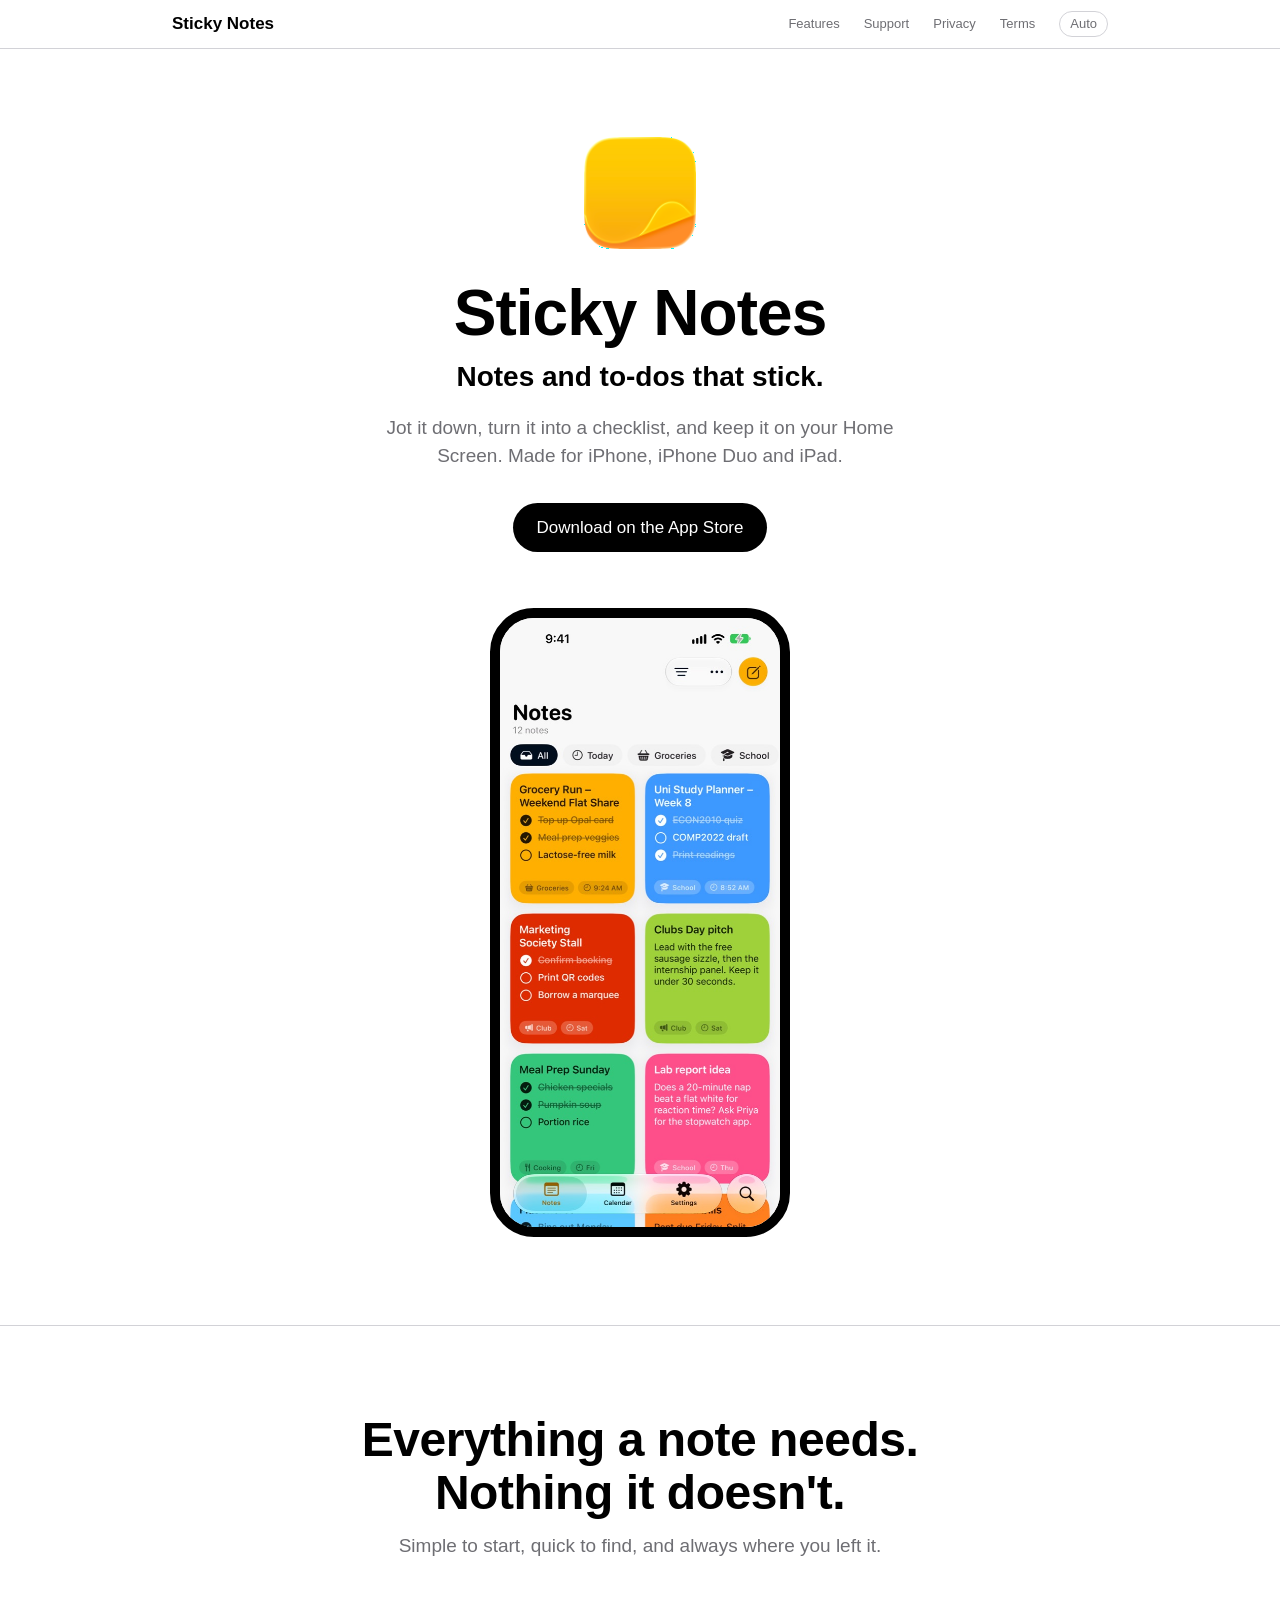
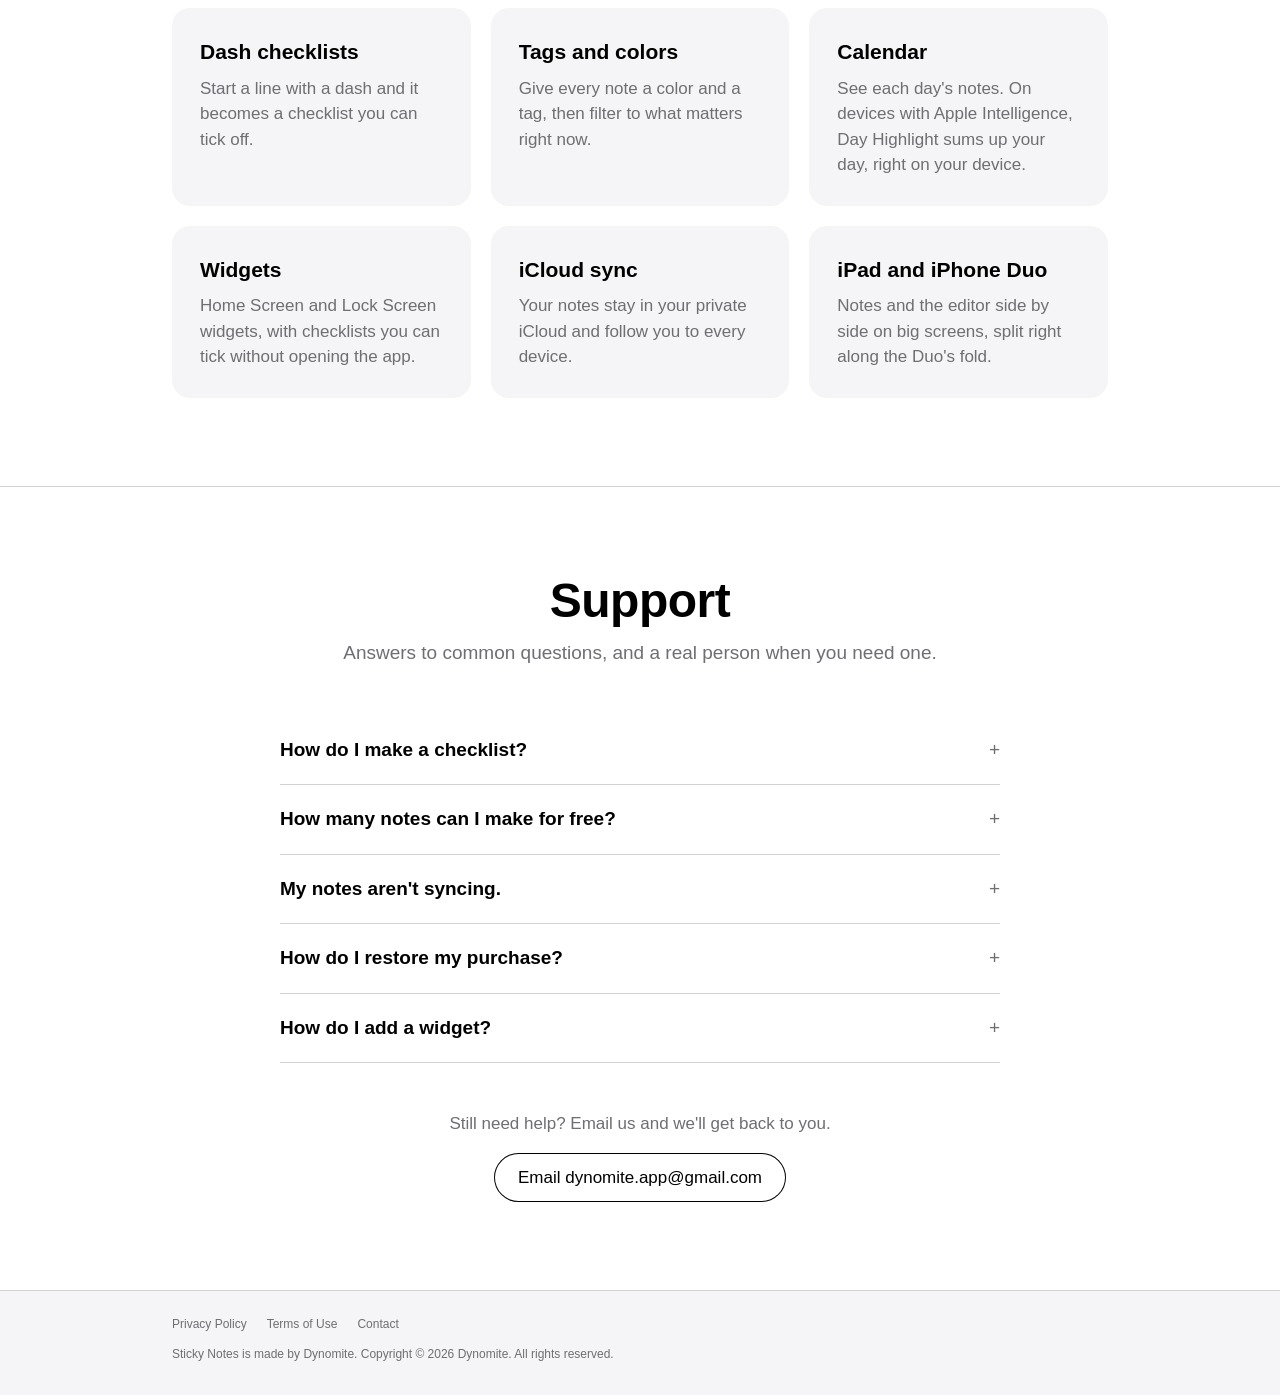
<file: index.html>
<!DOCTYPE html>
<html lang="en">
<head>
    <meta charset="UTF-8">
    <meta name="viewport" content="width=device-width, initial-scale=1.0">
    <title>Sticky Notes: Notes &amp; Todos</title>
    <meta name="description" content="Colorful sticky notes, dash checklists, a calendar and widgets for iPhone, iPhone Duo and iPad. Made by Dynomite.">
    <meta name="apple-itunes-app" content="app-id=6754217076">
    <link rel="icon" href="images/app-icon.png">
    <link rel="stylesheet" href="style.css">
    <script src="theme.js"></script>
</head>
<body>
    <nav>
        <div class="wrap">
            <a class="brand" href="index.html">Sticky Notes</a>
            <ul>
                <li><a href="#features">Features</a></li>
                <li><a href="#support">Support</a></li>
                <li><a href="privacy.html">Privacy</a></li>
                <li><a href="terms.html">Terms</a></li>
                <li><button class="theme-toggle" type="button">Auto</button></li>
            </ul>
        </div>
    </nav>

    <main>
        <div class="hero wrap">
            <img class="icon" src="images/app-icon.png" alt="Sticky Notes app icon">
            <h1>Sticky Notes</h1>
            <p class="tagline">Notes and to-dos that stick.</p>
            <p class="lede">Jot it down, turn it into a checklist, and keep it on your Home Screen. Made for iPhone, iPhone Duo and iPad.</p>
            <a class="button" href="https://apps.apple.com/app/id6754217076">Download on the App Store</a>
        </div>

        <img class="shot shot-light" src="images/notes-light.jpg" alt="The Sticky Notes grid with colorful notes and checklists">
        <img class="shot shot-dark" src="images/notes-dark.jpg" alt="The Sticky Notes grid in dark mode">

        <section id="features" style="margin-top: 88px;">
            <div class="wrap">
                <h2>Everything a note needs.<br>Nothing it doesn't.</h2>
                <p class="sub">Simple to start, quick to find, and always where you left it.</p>
                <div class="grid">
                    <div class="card">
                        <h3>Dash checklists</h3>
                        <p>Start a line with a dash and it becomes a checklist you can tick off.</p>
                    </div>
                    <div class="card">
                        <h3>Tags and colors</h3>
                        <p>Give every note a color and a tag, then filter to what matters right now.</p>
                    </div>
                    <div class="card">
                        <h3>Calendar</h3>
                        <p>See each day's notes. On devices with Apple Intelligence, Day Highlight sums up your day, right on your device.</p>
                    </div>
                    <div class="card">
                        <h3>Widgets</h3>
                        <p>Home Screen and Lock Screen widgets, with checklists you can tick without opening the app.</p>
                    </div>
                    <div class="card">
                        <h3>iCloud sync</h3>
                        <p>Your notes stay in your private iCloud and follow you to every device.</p>
                    </div>
                    <div class="card">
                        <h3>iPad and iPhone Duo</h3>
                        <p>Notes and the editor side by side on big screens, split right along the Duo's fold.</p>
                    </div>
                </div>
            </div>
        </section>

        <section id="support">
            <div class="wrap">
                <h2>Support</h2>
                <p class="sub">Answers to common questions, and a real person when you need one.</p>
                <div class="faq">
                    <details>
                        <summary>How do I make a checklist?</summary>
                        <p>Start a line with a dash (-) followed by a space. Each dash line becomes a checklist item you can tick off in the note or in a widget.</p>
                    </details>
                    <details>
                        <summary>How many notes can I make for free?</summary>
                        <p>The free version holds 5 notes and 2 archived notes. When you reach the limit, the app tells you. Sticky Notes Pro removes the limits and unlocks extra features.</p>
                    </details>
                    <details>
                        <summary>My notes aren't syncing.</summary>
                        <p>Make sure you're signed in to iCloud on each device and that iCloud is turned on for Sticky Notes. In the app, Settings › iCloud Sync shows the current sync status.</p>
                    </details>
                    <details>
                        <summary>How do I restore my purchase?</summary>
                        <p>Open the Pro screen in the app and tap Restore. Use the same Apple Account you bought Pro with.</p>
                    </details>
                    <details>
                        <summary>How do I add a widget?</summary>
                        <p>Touch and hold your Home Screen, tap Edit, then Add Widget, and search for Sticky Notes.</p>
                    </details>
                </div>
                <div class="contact">
                    <p>Still need help? Email us and we'll get back to you.</p>
                    <a class="button secondary" href="mailto:dynomite.app@gmail.com?subject=Sticky%20Notes%20support">Email dynomite.app@gmail.com</a>
                </div>
            </div>
        </section>
    </main>

    <footer>
        <div class="wrap">
            <div class="links">
                <a href="privacy.html">Privacy Policy</a>
                <a href="terms.html">Terms of Use</a>
                <a href="mailto:dynomite.app@gmail.com">Contact</a>
            </div>
            <p>Sticky Notes is made by Dynomite. Copyright © 2026 Dynomite. All rights reserved.</p>
        </div>
    </footer>
</body>
</html>
</file>
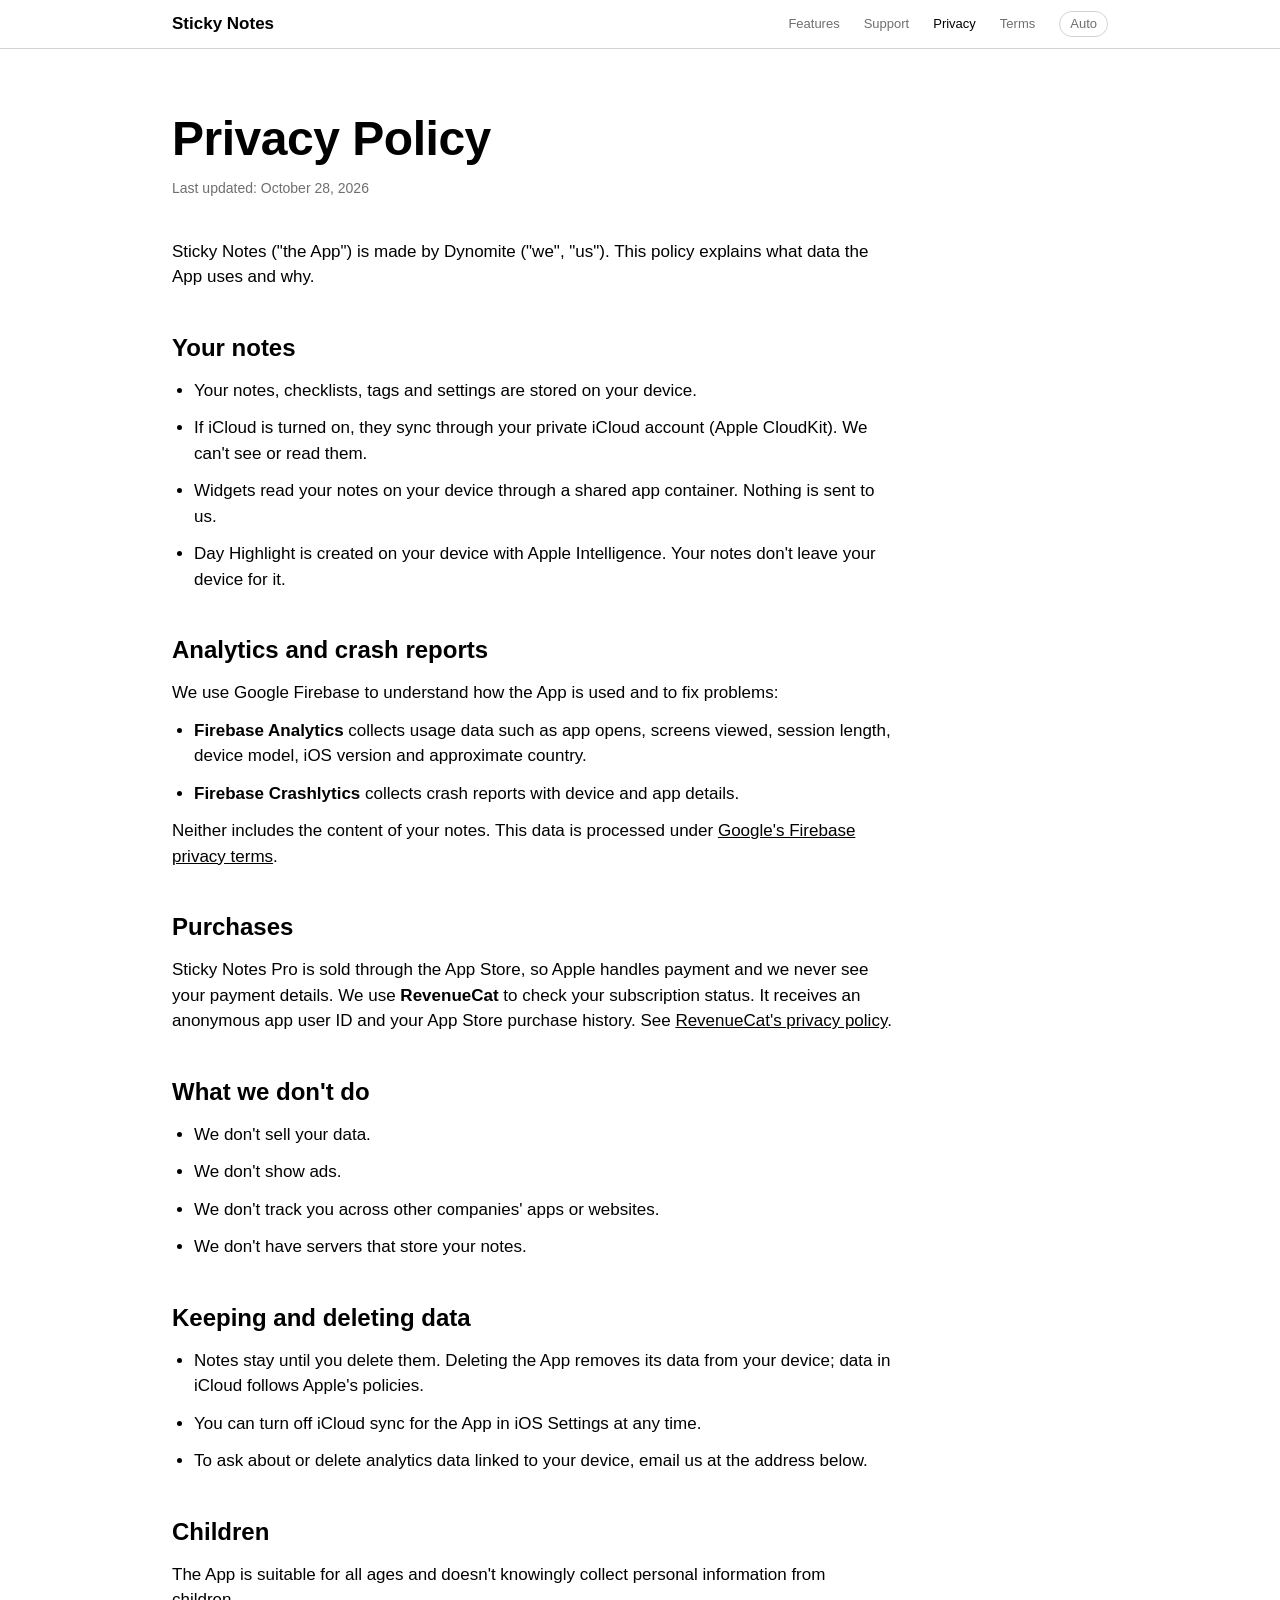
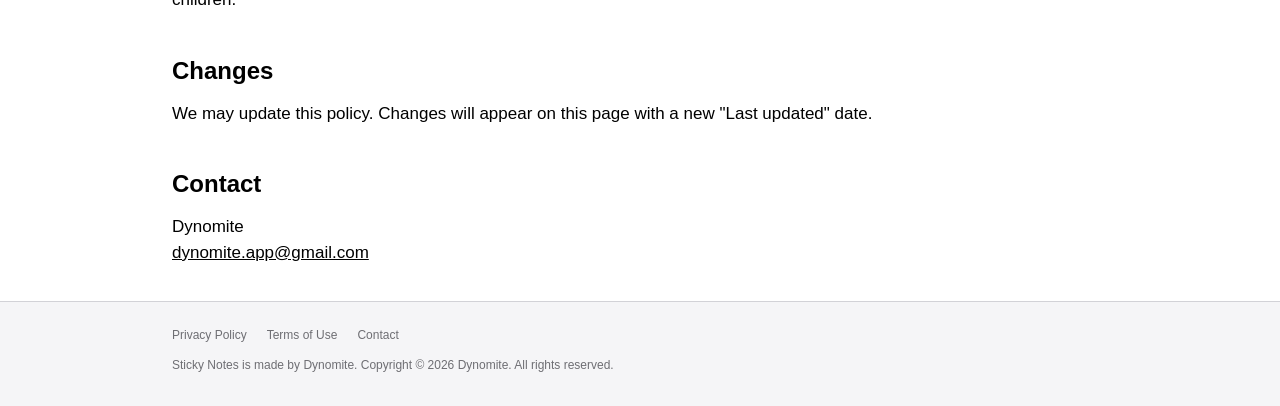
<file: privacy.html>
<!DOCTYPE html>
<html lang="en">
<head>
    <meta charset="UTF-8">
    <meta name="viewport" content="width=device-width, initial-scale=1.0">
    <title>Privacy Policy – Sticky Notes</title>
    <link rel="icon" href="images/app-icon.png">
    <link rel="stylesheet" href="style.css">
    <script src="theme.js"></script>
</head>
<body>
    <nav>
        <div class="wrap">
            <a class="brand" href="index.html">Sticky Notes</a>
            <ul>
                <li><a href="index.html#features">Features</a></li>
                <li><a href="index.html#support">Support</a></li>
                <li><a href="privacy.html" aria-current="page">Privacy</a></li>
                <li><a href="terms.html">Terms</a></li>
                <li><button class="theme-toggle" type="button">Auto</button></li>
            </ul>
        </div>
    </nav>

    <main class="wrap">
        <article class="legal">
            <h1>Privacy Policy</h1>
            <p class="updated">Last updated: October 28, 2026</p>

            <p>Sticky Notes ("the App") is made by Dynomite ("we", "us"). This policy explains what data the App uses and why.</p>

            <h2>Your notes</h2>
            <ul>
                <li>Your notes, checklists, tags and settings are stored on your device.</li>
                <li>If iCloud is turned on, they sync through your private iCloud account (Apple CloudKit). We can't see or read them.</li>
                <li>Widgets read your notes on your device through a shared app container. Nothing is sent to us.</li>
                <li>Day Highlight is created on your device with Apple Intelligence. Your notes don't leave your device for it.</li>
            </ul>

            <h2>Analytics and crash reports</h2>
            <p>We use Google Firebase to understand how the App is used and to fix problems:</p>
            <ul>
                <li><strong>Firebase Analytics</strong> collects usage data such as app opens, screens viewed, session length, device model, iOS version and approximate country.</li>
                <li><strong>Firebase Crashlytics</strong> collects crash reports with device and app details.</li>
            </ul>
            <p>Neither includes the content of your notes. This data is processed under <a href="https://firebase.google.com/support/privacy">Google's Firebase privacy terms</a>.</p>

            <h2>Purchases</h2>
            <p>Sticky Notes Pro is sold through the App Store, so Apple handles payment and we never see your payment details. We use <strong>RevenueCat</strong> to check your subscription status. It receives an anonymous app user ID and your App Store purchase history. See <a href="https://www.revenuecat.com/privacy">RevenueCat's privacy policy</a>.</p>

            <h2>What we don't do</h2>
            <ul>
                <li>We don't sell your data.</li>
                <li>We don't show ads.</li>
                <li>We don't track you across other companies' apps or websites.</li>
                <li>We don't have servers that store your notes.</li>
            </ul>

            <h2>Keeping and deleting data</h2>
            <ul>
                <li>Notes stay until you delete them. Deleting the App removes its data from your device; data in iCloud follows Apple's policies.</li>
                <li>You can turn off iCloud sync for the App in iOS Settings at any time.</li>
                <li>To ask about or delete analytics data linked to your device, email us at the address below.</li>
            </ul>

            <h2>Children</h2>
            <p>The App is suitable for all ages and doesn't knowingly collect personal information from children.</p>

            <h2>Changes</h2>
            <p>We may update this policy. Changes will appear on this page with a new "Last updated" date.</p>

            <h2>Contact</h2>
            <p>Dynomite<br><a href="mailto:dynomite.app@gmail.com">dynomite.app@gmail.com</a></p>
        </article>
    </main>

    <footer>
        <div class="wrap">
            <div class="links">
                <a href="privacy.html">Privacy Policy</a>
                <a href="terms.html">Terms of Use</a>
                <a href="mailto:dynomite.app@gmail.com">Contact</a>
            </div>
            <p>Sticky Notes is made by Dynomite. Copyright © 2026 Dynomite. All rights reserved.</p>
        </div>
    </footer>
</body>
</html>
</file>
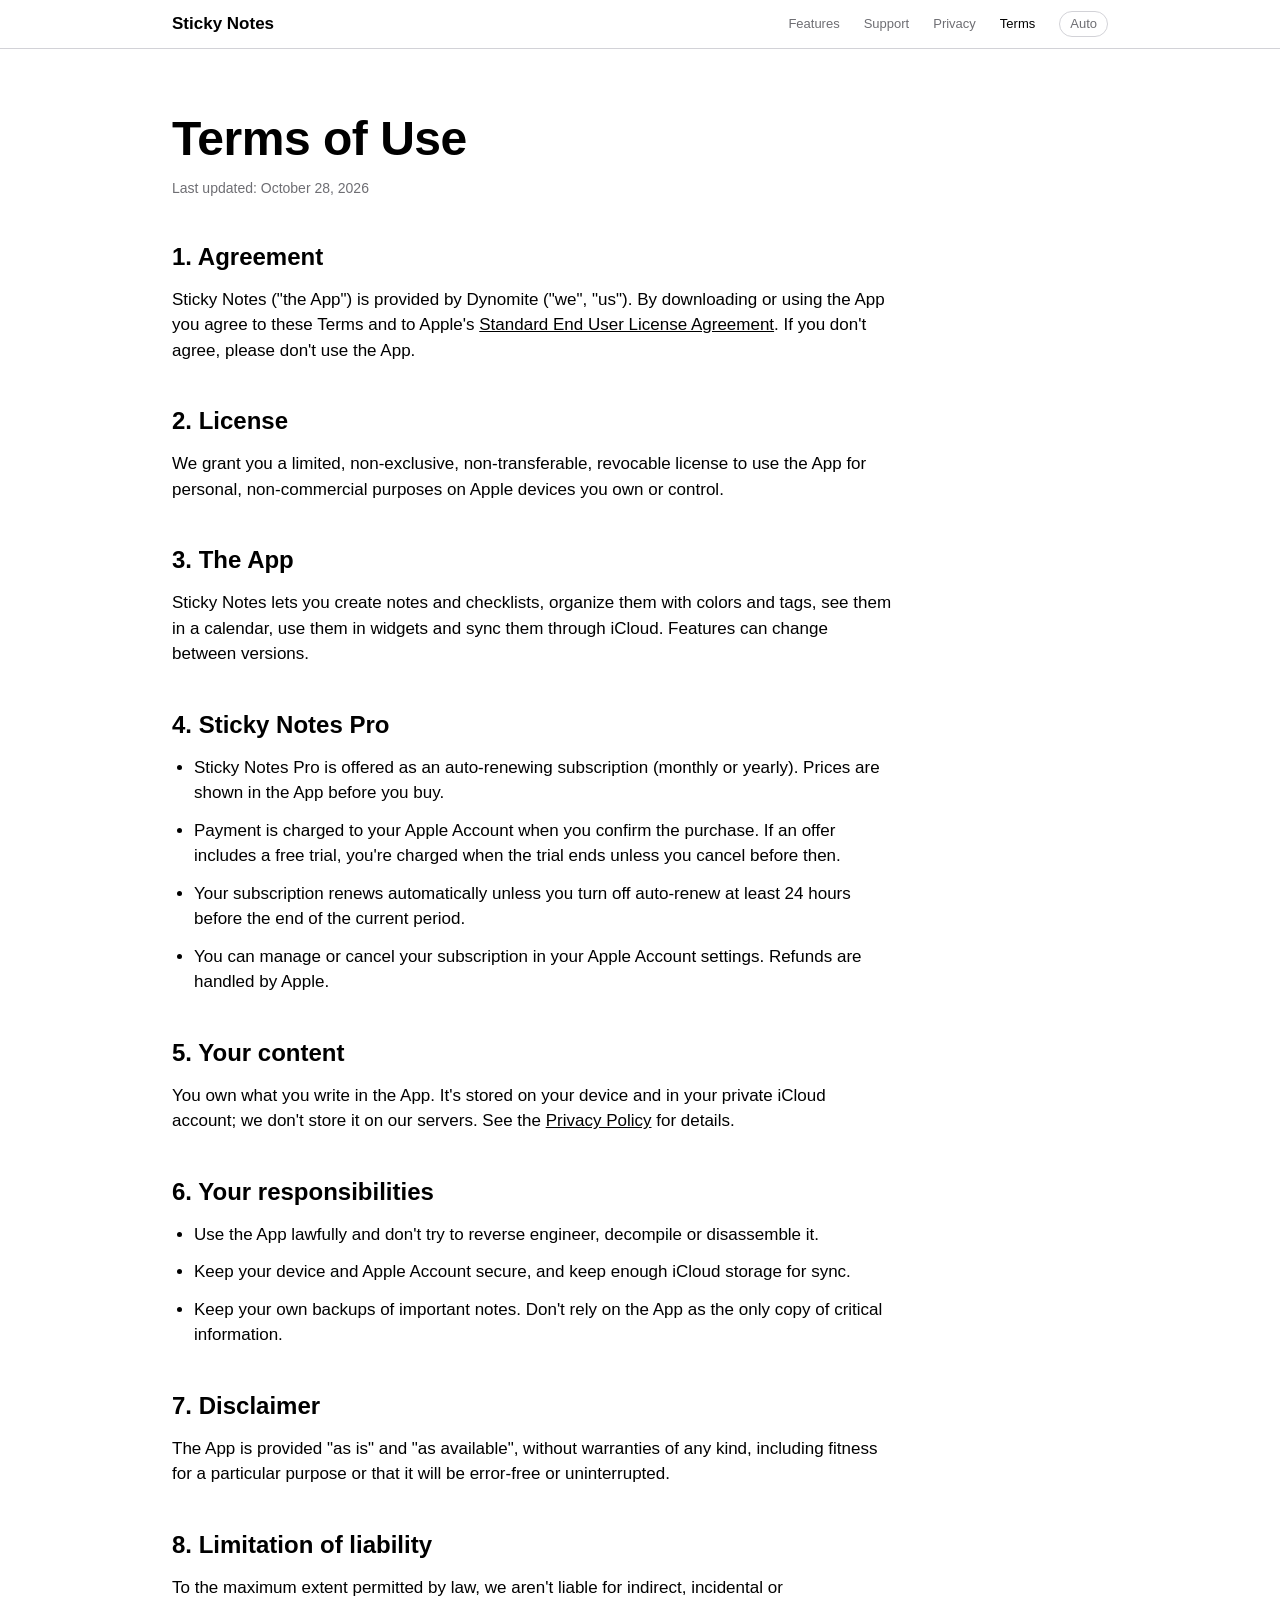
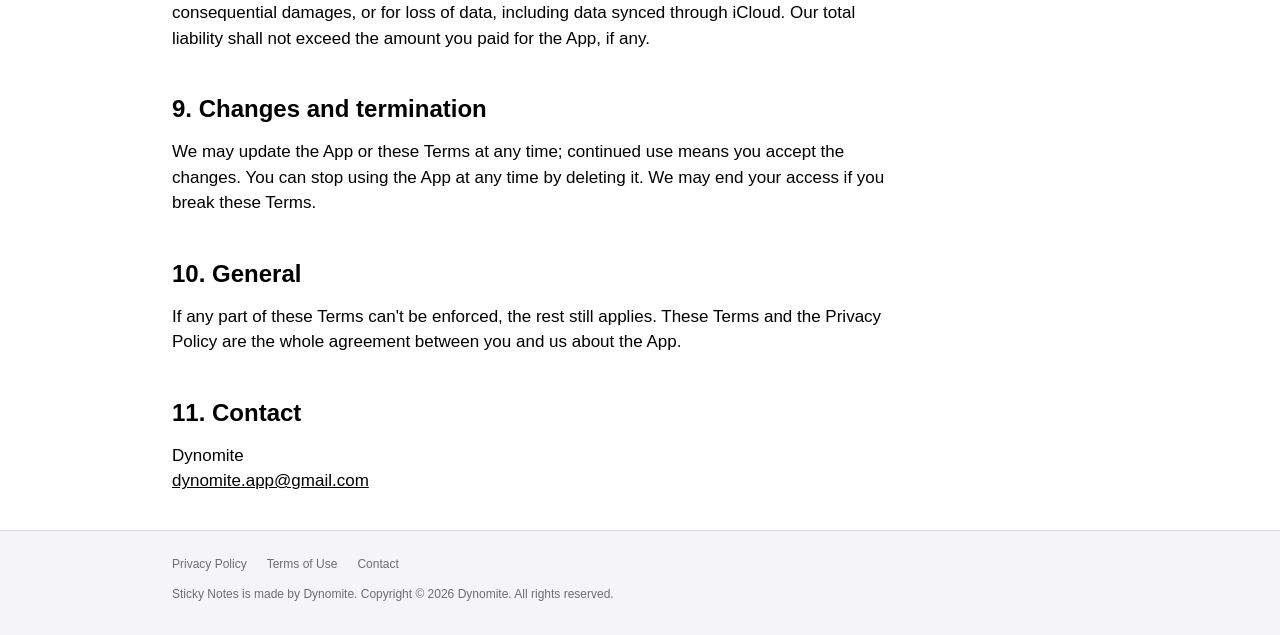
<file: terms.html>
<!DOCTYPE html>
<html lang="en">
<head>
    <meta charset="UTF-8">
    <meta name="viewport" content="width=device-width, initial-scale=1.0">
    <title>Terms of Use – Sticky Notes</title>
    <link rel="icon" href="images/app-icon.png">
    <link rel="stylesheet" href="style.css">
    <script src="theme.js"></script>
</head>
<body>
    <nav>
        <div class="wrap">
            <a class="brand" href="index.html">Sticky Notes</a>
            <ul>
                <li><a href="index.html#features">Features</a></li>
                <li><a href="index.html#support">Support</a></li>
                <li><a href="privacy.html">Privacy</a></li>
                <li><a href="terms.html" aria-current="page">Terms</a></li>
                <li><button class="theme-toggle" type="button">Auto</button></li>
            </ul>
        </div>
    </nav>

    <main class="wrap">
        <article class="legal">
            <h1>Terms of Use</h1>
            <p class="updated">Last updated: October 28, 2026</p>

            <h2>1. Agreement</h2>
            <p>Sticky Notes ("the App") is provided by Dynomite ("we", "us"). By downloading or using the App you agree to these Terms and to Apple's <a href="https://www.apple.com/legal/internet-services/itunes/dev/stdeula/">Standard End User License Agreement</a>. If you don't agree, please don't use the App.</p>

            <h2>2. License</h2>
            <p>We grant you a limited, non-exclusive, non-transferable, revocable license to use the App for personal, non-commercial purposes on Apple devices you own or control.</p>

            <h2>3. The App</h2>
            <p>Sticky Notes lets you create notes and checklists, organize them with colors and tags, see them in a calendar, use them in widgets and sync them through iCloud. Features can change between versions.</p>

            <h2>4. Sticky Notes Pro</h2>
            <ul>
                <li>Sticky Notes Pro is offered as an auto-renewing subscription (monthly or yearly). Prices are shown in the App before you buy.</li>
                <li>Payment is charged to your Apple Account when you confirm the purchase. If an offer includes a free trial, you're charged when the trial ends unless you cancel before then.</li>
                <li>Your subscription renews automatically unless you turn off auto-renew at least 24 hours before the end of the current period.</li>
                <li>You can manage or cancel your subscription in your Apple Account settings. Refunds are handled by Apple.</li>
            </ul>

            <h2>5. Your content</h2>
            <p>You own what you write in the App. It's stored on your device and in your private iCloud account; we don't store it on our servers. See the <a href="privacy.html">Privacy Policy</a> for details.</p>

            <h2>6. Your responsibilities</h2>
            <ul>
                <li>Use the App lawfully and don't try to reverse engineer, decompile or disassemble it.</li>
                <li>Keep your device and Apple Account secure, and keep enough iCloud storage for sync.</li>
                <li>Keep your own backups of important notes. Don't rely on the App as the only copy of critical information.</li>
            </ul>

            <h2>7. Disclaimer</h2>
            <p>The App is provided "as is" and "as available", without warranties of any kind, including fitness for a particular purpose or that it will be error-free or uninterrupted.</p>

            <h2>8. Limitation of liability</h2>
            <p>To the maximum extent permitted by law, we aren't liable for indirect, incidental or consequential damages, or for loss of data, including data synced through iCloud. Our total liability shall not exceed the amount you paid for the App, if any.</p>

            <h2>9. Changes and termination</h2>
            <p>We may update the App or these Terms at any time; continued use means you accept the changes. You can stop using the App at any time by deleting it. We may end your access if you break these Terms.</p>

            <h2>10. General</h2>
            <p>If any part of these Terms can't be enforced, the rest still applies. These Terms and the Privacy Policy are the whole agreement between you and us about the App.</p>

            <h2>11. Contact</h2>
            <p>Dynomite<br><a href="mailto:dynomite.app@gmail.com">dynomite.app@gmail.com</a></p>
        </article>
    </main>

    <footer>
        <div class="wrap">
            <div class="links">
                <a href="privacy.html">Privacy Policy</a>
                <a href="terms.html">Terms of Use</a>
                <a href="mailto:dynomite.app@gmail.com">Contact</a>
            </div>
            <p>Sticky Notes is made by Dynomite. Copyright © 2026 Dynomite. All rights reserved.</p>
        </div>
    </footer>
</body>
</html>
</file>
<file: style.css>
/* Theme: follows the device unless the visitor picks one (theme.js sets data-theme). */
:root {
    color-scheme: light dark;
    --bg: light-dark(#ffffff, #000000);
    --bg-alt: light-dark(#f5f5f7, #161617);
    --text: light-dark(#000000, #ffffff);
    --text-2: light-dark(#6e6e73, #a1a1a6);
    --line: light-dark(#d2d2d7, #424245);
    --button-bg: light-dark(#000000, #ffffff);
    --button-text: light-dark(#ffffff, #000000);
    --nav-bg: light-dark(rgba(255, 255, 255, 0.8), rgba(0, 0, 0, 0.75));
}
:root[data-theme="light"] { color-scheme: light; }
:root[data-theme="dark"] { color-scheme: dark; }

img.shot-dark { display: none; }
:root[data-theme="dark"] .shot-light { display: none; }
:root[data-theme="dark"] .shot-dark { display: block; }
@media (prefers-color-scheme: dark) {
    :root:not([data-theme="light"]) .shot-light { display: none; }
    :root:not([data-theme="light"]) .shot-dark { display: block; }
}

.theme-toggle {
    font: inherit; font-size: 13px;
    color: var(--text-2);
    background: none;
    border: 1px solid var(--line);
    border-radius: 980px;
    padding: 2px 10px;
    cursor: pointer;
}
.theme-toggle:hover { color: var(--text); border-color: var(--text); }

* { margin: 0; padding: 0; box-sizing: border-box; }

body {
    font-family: -apple-system, BlinkMacSystemFont, "SF Pro Text", "Helvetica Neue", Helvetica, Arial, sans-serif;
    background: var(--bg);
    color: var(--text);
    line-height: 1.5;
    -webkit-font-smoothing: antialiased;
}

a { color: inherit; }

.wrap { max-width: 980px; margin: 0 auto; padding: 0 22px; }

/* Navigation */
nav {
    position: sticky; top: 0; z-index: 10;
    background: var(--nav-bg);
    backdrop-filter: saturate(180%) blur(20px);
    -webkit-backdrop-filter: saturate(180%) blur(20px);
    border-bottom: 1px solid var(--line);
}
nav .wrap { display: flex; align-items: center; justify-content: space-between; height: 48px; }
nav .brand { font-weight: 600; font-size: 17px; text-decoration: none; white-space: nowrap; }
nav ul { display: flex; align-items: center; gap: 24px; list-style: none; font-size: 13px; }
nav ul a { text-decoration: none; color: var(--text-2); }
nav ul a:hover, nav ul a[aria-current] { color: var(--text); }

/* Buttons */
.button {
    display: inline-block;
    padding: 12px 24px;
    border-radius: 980px;
    background: var(--button-bg);
    color: var(--button-text);
    font-size: 17px;
    text-decoration: none;
}
.button:hover { opacity: 0.85; }
.button.secondary { background: transparent; color: var(--text); box-shadow: inset 0 0 0 1px var(--text); }

/* Home */
.hero { text-align: center; padding-top: 88px; padding-bottom: 56px; }
section[id] { scroll-margin-top: 48px; }
.hero .icon { width: 112px; height: 112px; border-radius: 25px; }
.hero h1 { font-size: 64px; font-weight: 700; letter-spacing: -0.015em; line-height: 1.06; margin-top: 24px; }
.hero .tagline { font-size: 28px; font-weight: 600; margin-top: 8px; }
.hero .lede { font-size: 19px; color: var(--text-2); max-width: 560px; margin: 16px auto 32px; }
.shot { display: block; width: 300px; max-width: 80%; margin: 0 auto; border-radius: 44px; border: 10px solid var(--text); }

section { padding: 88px 0; border-top: 1px solid var(--line); }
section > .wrap > h2 { font-size: 48px; font-weight: 700; letter-spacing: -0.01em; line-height: 1.1; text-align: center; }
section > .wrap > .sub { font-size: 19px; color: var(--text-2); text-align: center; margin: 12px auto 48px; max-width: 600px; }

.grid { display: grid; grid-template-columns: repeat(3, 1fr); gap: 20px; }
.card { background: var(--bg-alt); border-radius: 18px; padding: 28px; }
.card h3 { font-size: 21px; font-weight: 600; margin-bottom: 8px; }
.card p { font-size: 17px; color: var(--text-2); }

.faq { max-width: 720px; margin: 0 auto; }
.faq details { border-bottom: 1px solid var(--line); padding: 20px 0; }
.faq summary { font-size: 19px; font-weight: 600; cursor: pointer; list-style: none; display: flex; justify-content: space-between; gap: 16px; }
.faq summary::-webkit-details-marker { display: none; }
.faq summary::after { content: "+"; font-weight: 400; color: var(--text-2); }
.faq details[open] summary::after { content: "−"; }
.faq details p { font-size: 17px; color: var(--text-2); margin-top: 12px; }
.contact { text-align: center; margin-top: 48px; }
.contact p { font-size: 17px; color: var(--text-2); margin-bottom: 16px; }

/* Legal pages */
.legal { max-width: 720px; padding: 64px 0 24px; }
.legal h1 { font-size: 48px; font-weight: 700; letter-spacing: -0.01em; line-height: 1.1; }
.legal .updated { font-size: 14px; color: var(--text-2); margin: 12px 0 40px; }
.legal h2 { font-size: 24px; font-weight: 600; margin: 40px 0 12px; }
.legal p, .legal li { font-size: 17px; margin-bottom: 12px; }
.legal ul { padding-left: 22px; margin-bottom: 12px; }

/* Footer */
footer { border-top: 1px solid var(--line); background: var(--bg-alt); padding: 24px 0 32px; font-size: 12px; color: var(--text-2); }
footer .links { display: flex; flex-wrap: wrap; gap: 8px 20px; margin-bottom: 12px; }
footer a { text-decoration: none; }
footer a:hover { text-decoration: underline; color: var(--text); }

@media (max-width: 734px) {
    nav ul { gap: 14px; font-size: 12px; }
    nav ul li:first-child { display: none; }
    .hero { padding-top: 56px; padding-bottom: 40px; }
    .hero h1 { font-size: 44px; }
    .hero .tagline { font-size: 22px; }
    section { padding: 64px 0; }
    section > .wrap > h2, .legal h1 { font-size: 36px; }
    .grid { grid-template-columns: 1fr; }
}
</file>
